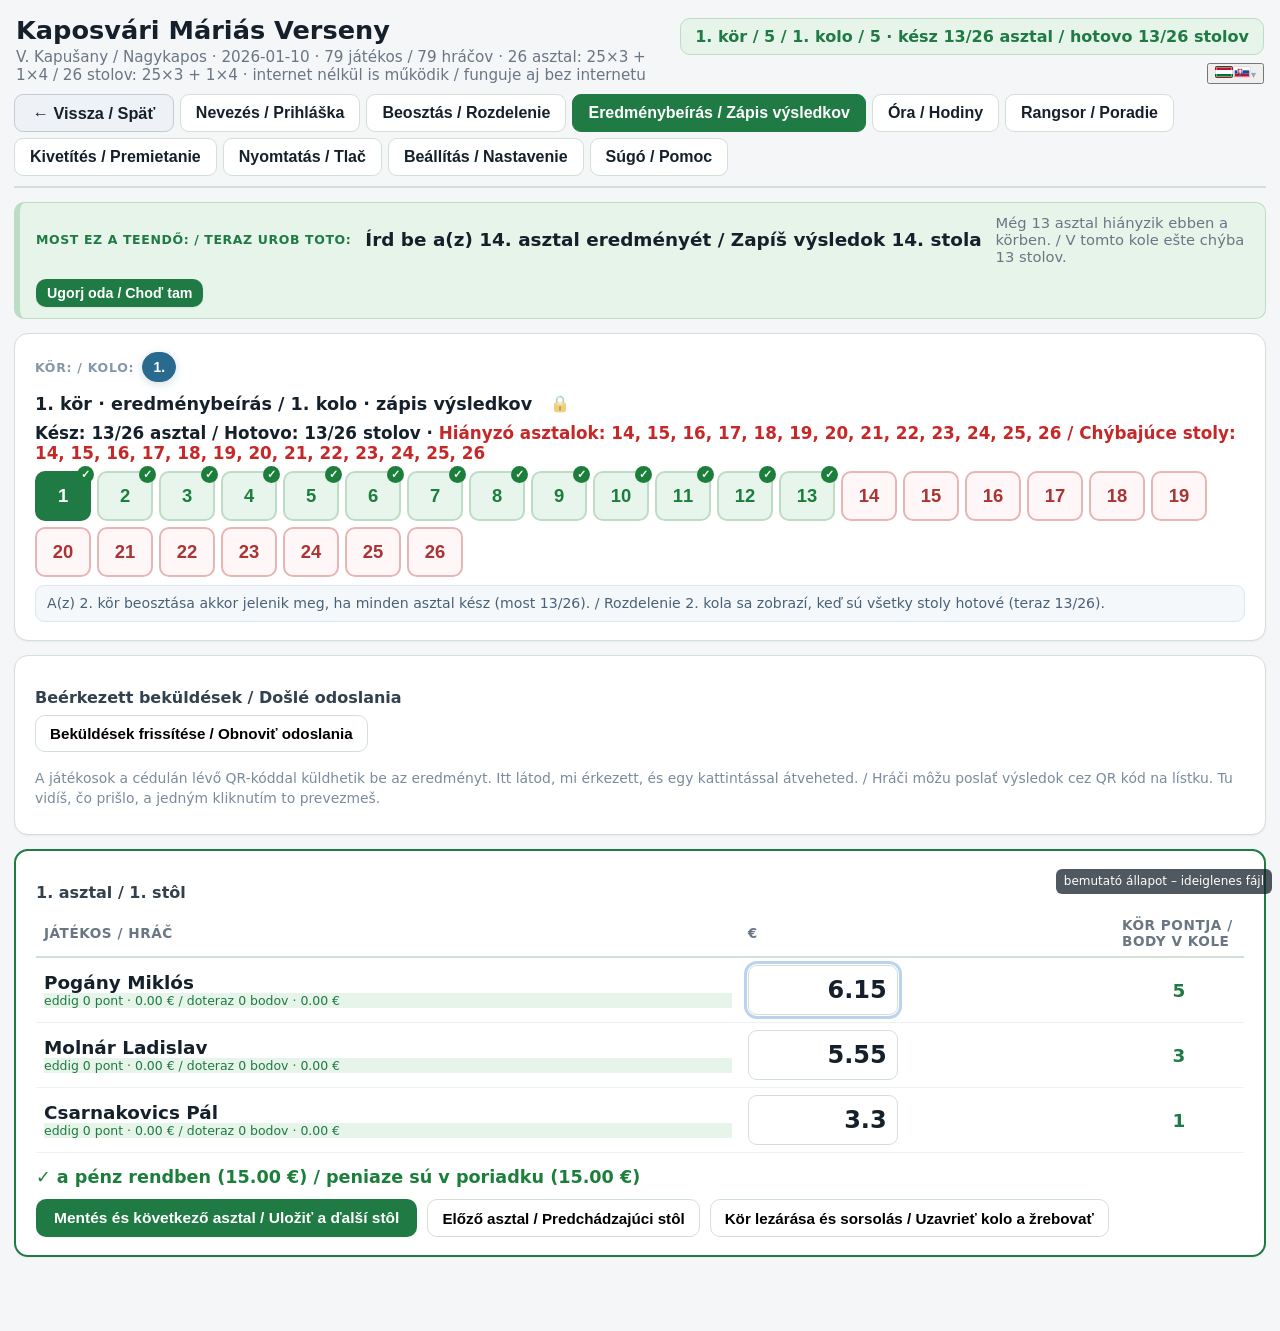
<file: verseny/_bemutato.html>
<!DOCTYPE html>
<html lang="hu">
<head>
<meta charset="utf-8">
<title>Verseny – bemutató (ideiglenes)</title>
<link rel="stylesheet" href="verseny.css">
<style>
  body{margin:0;padding:0;background:#f4f6f8}
  .democsik{position:fixed;bottom:6px;right:8px;z-index:99;background:#16202b;color:#fff;
    font:12px/1.4 system-ui;padding:4px 8px;border-radius:6px;opacity:.75}
</style>
</head>
<body>
  <div class="democsik">bemutató állapot – ideiglenes fájl</div>
  <div id="teljes"><div id="nezet">…</div></div>
  <div id="nyomtat-terulet"></div>
<script src="roster.js">
  /* NYOMTATAS_BLOKK – a nyomtatási nézet megjelenítése a képernyőn, ellenőrzéshez */
  if (location.search.indexOf('print') >= 0) {
    var st = document.createElement('style');
    st.textContent = '#teljes{display:none!important}#nyomtat-terulet{display:block!important;background:#fff}' +
      'body{background:#fff;width:281mm;margin:0 auto}' +
      '#nyomtat-terulet{margin:8mm}';
    document.head.appendChild(st);
  }
</script>
<script src="nyelv.js"></script>
<script src="verseny.js"></script>
<script src="felulet.js"></script>
<script>
/* Csak a felület megnézéséhez: valósághű versenyállapot építése.
   A cím: _bemutato2.html#/nezet|nyelv   pl. #/sugo|sk */
document.addEventListener('DOMContentLoaded', function () {
  var V = window.VERSENY, M = V.Motor;
  var nyers = (location.hash || '#/beiras|mind').replace(/^#\/?/, '');
  var reszek = nyers.split('|');
  var nezet = reszek[0] || 'beiras';
  var nyelv = reszek[1] || 'mind';
  var bekuldMod = nezet.indexOf('bekuld') === 0;
  /* a 3. és további részek: nyelv (hu/sk/mind) vagy jelző (keso, orafut) */
  var MODOK = ['hu', 'sk', 'mind'], kivetitesNyelv = nyelv, jelzo = '';
  reszek.slice(2).forEach(function (x) {
    if (MODOK.indexOf(x) >= 0) kivetitesNyelv = x; else if (x) jelzo = x;
  });
  var kesoMod = jelzo === 'keso';
  var oraFut = jelzo === 'orafut' || jelzo === 'oravilagos';
  var oraVilagos = jelzo === 'oravilagos';
  var kezdoMod = jelzo === 'kezdo';
  var lezarvaMod = jelzo === 'lezarva';

  var a = V.ujAllapot();
  a.beall.nev = 'Kaposvári Máriás Verseny';
  a.beall.hely = 'V. Kapušany / Nagykapos';
  a.beall.datum = '2026-01-10';
  a.beall.sorsolasSeed = 20260110;
  a.beall.nyelv = nyelv;
  a.beall.nyelvKivetites = kivetitesNyelv;
  a.beall.webcim = 'https://mub.sk/verseny/verseny.html';
  a.esemenyId = 'k7m2p9qz';

  (window.TORZSLISTA || []).slice(0, 60).forEach(function (s) {
    if (!s[2]) return;
    a.jatekosok.push({ id: s[0], nev: s[2], kartyakod: String(s[1]), kiemelt: s[0] <= 15, vendeg: false });
  });
  var vendegNevek = ['Gajdoš Viktor', 'Kovačová Slávka', 'Molnár Ladislav', 'Lešo Ján', 'Pahuly Vladimír',
    'Kulik František', 'Tóbiás Ferenc', 'Sinčak Marián', 'Bertók Károly', 'Majoros Barnabás',
    'Gamrat Jozef', 'Andrejco František', 'Seman Milan', 'Plucar Pavel', 'Dudaš Peter',
    'Polak Lukáš', 'Szabó Béla', 'Tóth Attila', 'Világi Bertalan'];
  var kov = 901;
  vendegNevek.forEach(function (n) { a.jatekosok.push({ id: kov++, nev: n, kartyakod: '', kiemelt: false, vendeg: true }); });

  var caps = M.asztalLetszamok(a.jatekosok.length, 3, 'vegen');
  if ((nezet !== 'nevezes' && nezet !== 'sugo') || kesoMod) {
    var e = M.sorsolElso(a.jatekosok, caps, a.beall.sorsolasSeed, true);
    a.korok.push({
      kor: 1, figyelmeztetes: e.figyelmeztetes,
      asztalok: e.szekek.map(function (sz, i) { return { asztal: i + 1, szekek: sz, eredmenyek: {} }; })
    });
    a.aktualisKor = 1;
    a.korok[0].asztalok.slice(0, 14).forEach(function (asz, i) {
      var penzek = [[6.15, 5.55, 3.3], [7.2, 5.1, 2.7], [5.1, 5.1, 4.8], [8.4, 4.5, 2.1]][i % 4];
      var ids = asz.szekek.filter(function (x) { return x !== null; });
      var vp = M.vartPenz(ids.length, a.beall);
      var ossz = penzek.slice(0, ids.length).reduce(function (x, y) { return x + y; }, 0);
      penzek[0] = Math.round((penzek[0] + (vp - ossz)) * 100) / 100;
      ids.forEach(function (id, j) { asz.eredmenyek[id] = { penz: penzek[j] }; });
    });
    if (nezet === 'beiras') a.korok[0].asztalok[13].eredmenyek = {};
  } else {
    a.jatekosok = a.jatekosok.slice(0, 8);
  }
  if (oraFut) {
    /* félidőben járó óra a bemutatóhoz */
    a.ora = { perc: 50, fut: true, vege: Date.now() + 42 * 60000 + 17000, maradek: null };
    a.beall.oraPerc = 50;
    a.beall.oraVilagos = oraVilagos;
  }
  if (kezdoMod) { a.beall.nev = ''; a.beall.hely = ''; a.beall.datum = ''; a.beall.kezdesKesz = false; }
  if (lezarvaMod) { a.beall.lezarva = true; a.beall.kezdesKesz = true; }
  V._beallit(a);
  V.indit();
  V._beallit(a);
  if (kesoMod) {
    /* későn érkező bemutatása: egy új játékos a sorsolás után */
    var ujId = 990;
    a.jatekosok.push({ id: ujId, nev: 'Későn Érkező János', kartyakod: '', kiemelt: false, vendeg: true });
    /* a második asztalból kiveszünk egy játékost, hogy legyen hova ülni */
    if (a.korok[0] && a.korok[0].asztalok[1]) a.korok[0].asztalok[1].szekek.pop();
    V._beallit(a);
    V._kesoBeallit(ujId);
    return;
  }
  if (bekuldMod) {
    var b = V._bekuldCimOlvas(location.hash);
    if (b) { V._beallit(Object.assign({}, a, { beall: a.beall })); V._beallit(a); V._nezetValt('beiras'); V._bekuldBeallit(b); }
  } else {
    V._nezetValt(nezet);
  }
});
</script>
</body>
</html>
</file>
<file: verseny/verseny.css>
:root{
    --zold:#1b7f3b; --piros:#c62828; --sarga:#f9a825; --kek:#1a4f8a;
    --hatter:#f4f6f8; --kartya:#ffffff; --vonal:#d5dbe2; --szoveg:#16202b; --halvany:#6b7684;
  }
  *{box-sizing:border-box}
  html,body{margin:0;padding:0;background:var(--hatter);color:var(--szoveg);
    font-family:system-ui,-apple-system,"Segoe UI",Roboto,Arial,sans-serif;font-size:16px}
  #teljes{max-width:1400px;margin:0 auto;padding:10px 14px 60px}
  #teljes.kivetes{max-width:none;padding:0}

  /* ---- fejléc ---- */
  .fej{display:flex;justify-content:space-between;align-items:flex-end;gap:16px;padding:6px 2px 10px}
  .cim{font-size:1.6rem;font-weight:800;line-height:1.15}
  .alcim{color:var(--halvany);font-size:.95rem;margin-top:3px}
  .korjelzo{background:#e8f0fb;border:1px solid #bcd3ee;color:var(--kek);border-radius:10px;
    padding:8px 14px;font-weight:700;white-space:nowrap}
  .nav{display:flex;flex-wrap:wrap;gap:6px;margin-bottom:14px;border-bottom:2px solid var(--vonal);padding-bottom:10px}
  .nav-gomb{background:#fff;border:1px solid var(--vonal);border-radius:9px;padding:9px 15px;
    font-size:1rem;font-weight:600;cursor:pointer;color:var(--szoveg)}
  .nav-gomb:hover{background:#eef2f6}
  .nav-gomb.aktiv{background:var(--kek);color:#fff;border-color:var(--kek)}

  /* ---- kártyablokkok ---- */
  .kartya-blokk{background:var(--kartya);border:1px solid var(--vonal);border-radius:12px;
    padding:16px 18px;margin-bottom:14px;box-shadow:0 1px 2px rgba(20,30,40,.05)}
  .kartya-blokk h2{margin:0 0 10px;font-size:1.25rem}
  .kartya-blokk h3{margin:14px 0 8px;font-size:1.05rem;color:#33414f}
  .sugo{color:var(--halvany);font-size:.92rem;margin:0 0 12px;line-height:1.5}
  .sugo b{color:var(--szoveg)}
  .figyelem{color:#8a5a00;background:#fff6e0;border:1px solid #f0d9a0;border-radius:8px;padding:9px 12px;font-weight:600}
  .ok-jel{color:var(--zold);font-weight:700}
  .hiba-jel{color:var(--piros);font-weight:700}
  .semleges-jel{color:var(--halvany);font-weight:600}

  .uzenet{padding:10px 14px;border-radius:9px;margin-bottom:12px;font-weight:600;border:1px solid}
  .uzenet.ok{background:#e7f6ec;border-color:#a9dcbb;color:#14572c}
  .uzenet.hiba{background:#fdeaea;border-color:#f0b4b4;color:#8d1f1f}
  .uzenet.info{background:#e8f0fb;border-color:#bcd3ee;color:var(--kek)}

  /* ---- űrlapok ---- */
  .nevezes-sor{display:flex;flex-wrap:wrap;gap:10px;align-items:center}
  input,select{font-family:inherit;font-size:1rem;padding:10px 12px;border:1px solid var(--vonal);
    border-radius:9px;background:#fff;color:var(--szoveg)}
  input:focus,select:focus{outline:3px solid #bcd3ee;outline-offset:1px}
  .nagy-input{font-size:1.5rem;font-weight:700;padding:14px 16px;width:280px;letter-spacing:.03em}
  .kozepes-input{width:280px}
  .mini-input{width:90px}
  input.mini{padding:5px 7px;font-size:.9rem;width:110px}
  input.kod-input{width:64px;text-align:center;font-weight:700}
  .fo-gomb{background:var(--zold);color:#fff;border:none;border-radius:10px;padding:13px 22px;
    font-size:1.05rem;font-weight:700;cursor:pointer}
  .fo-gomb:hover{filter:brightness(1.07)}
  .fo-gomb:disabled{background:#c3cbd4;cursor:not-allowed}
  .masod-gomb{background:#fff;border:1px solid var(--vonal);border-radius:10px;padding:11px 16px;
    font-size:.98rem;font-weight:600;cursor:pointer}
  .masod-gomb:hover{background:#eef2f6}
  .masod-gomb.kicsi{padding:6px 10px;font-size:.86rem;margin:2px}
  .ikon-gomb{background:none;border:1px solid var(--vonal);border-radius:7px;cursor:pointer;
    font-size:1rem;padding:4px 9px;line-height:1}
  .ikon-gomb.kiemelt{background:#fff3cd;border-color:var(--sarga)}
  .ikon-gomb.veszely{color:var(--piros)}
  .urlap{display:flex;flex-wrap:wrap;gap:14px}
  .urlap label{display:flex;flex-direction:column;gap:5px;font-size:.88rem;color:var(--halvany);font-weight:600}
  label.kapcsolo{display:flex;align-items:center;gap:7px;font-weight:600;color:var(--szoveg);cursor:pointer}
  label.kapcsolo input{width:20px;height:20px;padding:0}
  .nevezes-sor label{display:flex;align-items:center;gap:7px;font-weight:600;color:var(--halvany)}
  .nevezes-sor label select,.nevezes-sor label input{color:var(--szoveg)}

  .statisztika-sor{display:flex;flex-wrap:wrap;gap:18px;align-items:center;margin-top:14px;
    padding-top:12px;border-top:1px dashed var(--vonal);color:var(--halvany)}
  .statisztika-sor b{color:var(--szoveg);font-size:1.1rem}

  /* ---- táblázatok ---- */
  table.tabla{width:100%;border-collapse:collapse}
  table.tabla th{text-align:left;font-size:.85rem;text-transform:uppercase;letter-spacing:.04em;
    color:var(--halvany);border-bottom:2px solid var(--vonal);padding:7px 8px}
  table.tabla td{padding:7px 8px;border-bottom:1px solid #eef1f4;vertical-align:middle}
  table.tabla td.szam,table.tabla th.szam{text-align:right;font-variant-numeric:tabular-nums}
  td.szam.nagy{font-size:1.25rem;font-weight:800}
  .kesz-sor{background:#f2fbf5}
  .kiemelt-sor{background:#fffdf3}
  .cimke{background:#e8f0fb;color:var(--kek);border-radius:5px;padding:1px 6px;font-size:.72rem;
    font-weight:700;text-transform:uppercase;vertical-align:middle}
  .cimke.vendeg{background:#fdeaea;color:var(--piros)}
  .dontetlen{color:var(--halvany);font-size:.8rem;margin-left:8px;font-style:italic}
  .halvany{color:var(--halvany)}

  /* ---- asztalválasztó (a "lekérdező ablak") ---- */
  .asztal-gombok{display:flex;flex-wrap:wrap;gap:6px;margin:6px 0 4px}
  .asztal-gomb{min-width:56px;padding:12px 8px;border:2px solid var(--vonal);border-radius:10px;
    background:#fff;font-size:1.15rem;font-weight:800;cursor:pointer;color:var(--szoveg);position:relative}
  .asztal-gomb:hover{background:#eef2f6}
  .asztal-gomb.kesz{background:#e7f6ec;border-color:#a9dcbb;color:#14572c}
  .asztal-gomb.aktiv{border-color:var(--kek);background:var(--kek);color:#fff}
  .asztal-gomb .pip{position:absolute;top:-7px;right:-5px;background:var(--zold);color:#fff;
    border-radius:50%;font-size:.7rem;width:17px;height:17px;line-height:17px;text-align:center}

  .beiras-blokk{border:2px solid var(--kek)}
  table.beiras td{font-size:1.15rem}
  .nev-cell{font-weight:700}
  .elozo{display:block;font-weight:400;font-size:.78rem;color:var(--halvany)}
  .penz-input{font-size:1.5rem;font-weight:800;width:150px;text-align:right;padding:10px}
  .pont-cell{text-align:center;font-size:1.5rem;width:130px}
  .pont-cell b{color:var(--kek)}
  .pont-input{width:70px;text-align:center;font-size:1.1rem}
  .beiras-lab{margin:14px 0 4px;font-size:1.1rem}
  .beiras-gombok{display:flex;flex-wrap:wrap;gap:10px;margin-top:12px}

  .kor-gombok{display:flex;gap:6px;flex-wrap:wrap;margin-bottom:10px}
  .kor-gomb{padding:9px 15px;border:1px solid var(--vonal);background:#fff;border-radius:9px;
    font-weight:700;cursor:pointer}
  .kor-gomb.kesz{background:#e7f6ec;border-color:#a9dcbb}
  .kor-gomb.aktiv{background:var(--kek);color:#fff;border-color:var(--kek)}

  /* ---- döntetlen sorrend ---- */
  .tiebreak{display:flex;flex-wrap:wrap;gap:6px;align-items:center;margin-bottom:10px}
  .tiebreak-elem{background:#eef2f6;border:1px solid var(--vonal);border-radius:9px;padding:6px 10px;font-weight:600}
  .tiebreak-hozzaad{margin-top:6px}

  /* ---- kivetítés ---- */
  .vetites{padding:18px 26px}
  .vetites h1{font-size:2.6rem;margin:0 0 18px}
  .vetites-valto{display:flex;gap:8px;padding:14px 26px 0}
  .vet-racs{display:grid;grid-template-columns:repeat(auto-fill,minmax(280px,1fr));gap:14px}
  .vet-kartya{border:3px solid #16202b;border-radius:14px;padding:12px 16px;background:#fff}
  .vet-aszta{font-size:2.4rem;font-weight:900;line-height:1;margin-bottom:6px}
  .vet-kartya ul{margin:0;padding-left:22px}
  .vet-kartya li{font-size:1.5rem;line-height:1.5}
  .vet-tabla td{font-size:1.4rem;padding:5px 10px}
  .vet-nev{font-weight:700}

  /* ---- nyomtatás: A4 fektetve, laponként 8 cédula ---- */
  #nyomtat-terulet{display:none}
  .cedulak{display:grid;grid-template-columns:repeat(var(--cedula-oszlop,2),1fr);gap:3.5mm}
  .cedula{border:1.6px solid #000;border-radius:3mm;padding:1.6mm 2.4mm;background:#fff;
    break-inside:avoid;page-break-inside:avoid;height:var(--cedula-magassag,45mm);box-sizing:border-box;
    display:flex;flex-direction:column;overflow:hidden}
  .c-fej,.c-aszta,.c-qr-sor{flex:0 0 auto}
  /* A táblázat NEM nőhet: a sorok fix magasságúak, így a tartalom biztosan
     befér a cédula keretébe (három játékosnál 9 mm, négyes asztalnál 7 mm). */
  table.c-tabla{flex:0 0 auto;width:100%;table-layout:fixed}
  table.c-tabla td{height:9mm;padding:0 1mm;vertical-align:middle}
  .cedula-negy table.c-tabla td{height:7mm}
  .cedula-negy .c-nev{font-size:11pt}
  .cedula-negy .c-szam{font-size:9.5pt}
  .c-fej{display:flex;justify-content:space-between;font-size:8.5pt;font-weight:700;line-height:1.05}
  .c-aszta{font-size:12pt;font-weight:900;line-height:1.02;margin:0.2mm 0 0.7mm;border-bottom:1.2px solid #000;
    padding-bottom:0.3mm}
  table.c-tabla{width:100%;border-collapse:collapse;font-size:11pt;flex:0 0 auto}
  table.c-tabla th{border-bottom:1.2px solid #000;text-align:left;font-size:7.5pt;
    text-transform:uppercase;padding:0 1mm 0.4mm;font-weight:700}
  table.c-tabla td{padding:0 1mm;height:9mm;vertical-align:middle}
  table.c-tabla tr+tr td{border-top:1px solid #bbb}
  .c-nev{font-weight:700;font-size:11.5pt}
  .c-szam{width:9mm;color:#444;font-size:10pt}
  /* a beírható négyzetek: ide írják a pontot és az összeget */
  .c-ir{width:16mm;border:1.4px solid #000!important;border-radius:1.5mm;background:#fff}
  table.c-tabla thead th:nth-child(3),table.c-tabla thead th:nth-child(4){text-align:center}
  .c-qr-sor{text-align:right;margin-top:0.8mm}
  .c-qr-sor .qr{width:14mm;height:14mm}

  @media print{
    @page{size:A4 landscape;margin:8mm}
    html,body{background:#fff}
    #teljes{display:none!important}
    #nyomtat-terulet{display:block!important}
    #nyomtat-terulet .cedulak{padding:0}
  /* a nyomtatott lapra ne kerüljön verziószám, teszt-jelző, gomb */
  #app-verzio,.teszt-jelzo,.lakat-gomb,.vissza-gomb,.ora-vissza,.ujra-sav{display:none!important}
  }
  @media (max-width:900px){
    .nagy-input,.kozepes-input{width:100%}
  }

  /* ---- nyelvváltó ---- */
  .fej-jobb{display:flex;flex-direction:column;align-items:flex-end;gap:8px}
  .nyelv-valto{display:flex;border:1px solid var(--vonal);border-radius:9px;overflow:hidden;background:#fff}
  .nyelv-gomb{background:#fff;border:none;padding:6px 11px;font-weight:700;font-size:.85rem;cursor:pointer;color:var(--halvany)}
  .nyelv-gomb:hover{background:#eef2f6}
  .nyelv-gomb.aktiv{background:var(--kek);color:#fff}
  .sk-sor{display:block;font-size:.9em;color:var(--halvany);font-style:italic;margin-top:3px}

  /* ---- következő lépés ---- */
  .lepes-sav{display:flex;flex-wrap:wrap;align-items:center;gap:14px;background:#e8f0fb;
    border:1px solid #bcd3ee;border-left:6px solid var(--kek);border-radius:10px;padding:11px 16px;margin-bottom:14px}
  .lepes-felirat{color:var(--kek);font-weight:700;text-transform:uppercase;font-size:.78rem;letter-spacing:.05em}
  .lepes-cim{font-size:1.15rem}
  .lepes-sugo{color:var(--halvany);font-size:.92rem;flex:1 1 240px}
  .fo-gomb.kicsi{padding:9px 16px;font-size:.95rem}

  /* ---- súgó ---- */
  .sugo-racs{display:grid;grid-template-columns:repeat(auto-fill,minmax(320px,1fr));gap:14px}
  .sugo-lepes{background:#f8fafc;border:1px solid var(--vonal);border-radius:10px;padding:12px 14px}
  .sugo-lepes h3{margin:0 0 6px;font-size:1rem;color:var(--kek)}
  .sugo-lepes p{margin:0;color:var(--szoveg);font-size:.95rem;line-height:1.5}

  /* ---- átadás a weblapnak ---- */
  .weblap-szoveg{width:100%;font-family:ui-monospace,Consolas,monospace;font-size:.85rem;
    line-height:1.45;white-space:pre;overflow:auto;background:#f8fafc}

  .cimke.kilepett{background:#f0f0f0;color:#666}

  /* ---- QR-kód ---- */
  .qr{display:block;image-rendering:pixelated}
  .bekuld-qr{display:flex;gap:14px;align-items:center;margin-top:12px;padding-top:12px;border-top:1px dashed var(--vonal)}
  .bekuld-qr-szoveg{color:var(--halvany);font-size:.9rem;line-height:1.5}
  .c-qr{float:right;margin-left:8px}
  .c-qr .qr{width:64px;height:64px}

  /* ---- a játékos beküldő oldala (telefonon) ---- */
  .bekuldo{max-width:640px;margin:0 auto;padding:18px 14px 40px}
  .bekuldo h1{font-size:1.7rem;margin:0 0 8px}
  .bekuldo p{color:var(--halvany);line-height:1.5}
  .bekuld-tabla td{font-size:1.2rem}
  .bekuld-nev{font-weight:700}
  .bekuld-tabla .penz-input{width:130px}
  .bekuld-lab{font-size:1.1rem;font-weight:700;margin:14px 0}
  .nagy-gomb{width:100%;padding:18px;font-size:1.3rem}
  .bekuld-lablec{font-size:.85rem;color:var(--halvany);margin-top:12px}
  .bekuldo-kesz{text-align:center}
  .nagy-pipa{font-size:5rem;color:var(--zold);line-height:1}
  .bekuld-osszeg{margin:18px 0;text-align:left}
  .bekuld-sor{display:flex;justify-content:space-between;padding:7px 0;border-bottom:1px solid #eef1f4}
  label.szeles{flex:1 1 320px}
  label.szeles input{width:100%}

  /* ---- későn érkező ---- */
  .keso-blokk{border:2px solid var(--sarga);background:#fffdf3}
  .keso-blokk h3{margin-top:0;color:#8a5a00}

  /* ---- kivetítés: pontok a nevek mellett ---- */
  .vet-kartya li{display:flex;align-items:baseline;gap:10px;flex-wrap:wrap}
  .vet-nev{flex:1 1 auto;font-weight:700}
  .vet-pont{font-weight:900;color:var(--kek)}
  .vet-penz{color:var(--halvany);font-size:.85em}

  /* ---- vissza gomb ---- */
  .vissza-gomb{background:#eef2f6;border-color:#c3cbd4}

  /* ---- nagy számláló a nevezésnél ---- */
  .szamlalo{display:flex;flex-wrap:wrap;gap:16px;align-items:center;margin:4px 0 16px}
  .szam-doboz{background:#e8f0fb;border:1px solid #bcd3ee;border-radius:14px;padding:10px 26px;text-align:center;min-width:150px}
  .szam-doboz b{display:block;font-size:2.6rem;line-height:1.05;color:var(--kek);font-variant-numeric:tabular-nums}
  .szam-doboz span{font-size:.85rem;color:var(--halvany);font-weight:600}
  .szam-reszlet{font-size:1.05rem;font-weight:700;color:var(--szoveg)}
  .szam-reszlet br+*{font-weight:400;color:var(--halvany)}

  /* ---- visszaszámláló óra (kivetítőre is) ---- */
  .ora{display:flex;flex-direction:column;align-items:center;justify-content:center;min-height:100vh;
    padding:20px;box-sizing:border-box;background:#0f1720;color:#fff;position:relative;text-align:center}
  .ora-vissza{position:absolute;top:14px;left:16px}
  .ora-fej{display:flex;gap:24px;align-items:baseline;flex-wrap:wrap;justify-content:center;margin-bottom:4px}
  .ora-kor{font-size:clamp(1.3rem,3vw,2.8rem);font-weight:800;color:#7fb0e0}
  .ora-cim{font-size:clamp(.85rem,1.6vw,1.5rem);color:#93a4b5;text-transform:uppercase;letter-spacing:.12em}
  .ora-szam{font-size:clamp(5rem,24vw,24rem);line-height:.95;font-weight:900;
    font-variant-numeric:tabular-nums;letter-spacing:.02em;margin:2px 0}
  .ora-vege{font-size:clamp(1.1rem,2.8vw,2.8rem);font-weight:700;color:#7fb0e0}
  .ora-lejart .ora-szam{color:#ff5252;animation:pulzal 1s infinite}
  .ora-lejart .ora-vege{color:#ffb3b3}
  @keyframes pulzal{0%,100%{opacity:1}50%{opacity:.3}}
  .ora-vezerlok{display:flex;flex-wrap:wrap;gap:12px;align-items:center;justify-content:center;margin-top:28px}
  .ora-vezerlok label{color:#c8d3de;display:flex;align-items:center;gap:8px}
  .ora-vezerlok input{background:#1b2734;border-color:#33465a;color:#fff}
  .nagy-gomb-2{padding:14px 34px;font-size:1.15rem}
  .ora .sugo{color:#8d9aa8;max-width:900px;margin-top:14px}

  /* ---- névkereső a nevezésnél ---- */
  .kereso-sor{margin-top:12px}
  .kereso-lista{display:flex;flex-wrap:wrap;gap:8px;margin-top:10px}
  .kereso-elem{display:flex;gap:10px;align-items:center;background:#fff;border:1px solid var(--vonal);
    border-radius:10px;padding:9px 14px;cursor:pointer;font-size:1rem;color:var(--szoveg)}
  .kereso-elem:hover{background:#eef2f6}
  .kereso-elem b{color:var(--kek);min-width:2.4em;text-align:right;font-size:1.05rem}
  .kereso-elem span{color:var(--halvany);font-size:.85rem}
  .kereso-elem i{font-style:normal;font-weight:700;color:var(--zold)}
  .kereso-elem.mar{opacity:.55;cursor:default}
  .kereso-elem.mar i{color:var(--halvany)}

  /* ---- kivetítés: képernyőhöz igazodó, egyforma blokkok ---- */
  /* a felső gombsor 56 px, a többi a blokkoké */
  .vetites-valto{flex:0 0 auto;height:56px;box-sizing:border-box;padding:12px 26px 0}
  .vetites{display:flex;flex-direction:column;height:calc(100vh - 56px);padding:6px 16px 12px;
    box-sizing:border-box;overflow:hidden}
  .vetites h1{font-size:clamp(1rem,1.9vw,1.9rem);margin:0 0 8px;flex:0 0 auto;line-height:1.15}
  .vet-racs{display:grid;grid-template-columns:repeat(var(--oszlopok,5),minmax(0,1fr));
    grid-auto-rows:minmax(0,1fr);gap:8px;flex:1 1 auto;min-height:0}
  .vet-kartya{min-height:0;overflow:hidden;display:flex;flex-direction:column;justify-content:center;
    border:3px solid #16202b;border-radius:12px;padding:4px 9px;background:#fff}
  .vet-aszta{font-size:clamp(.75rem,1.3vw,1.3rem);font-weight:900;line-height:1.1;margin-bottom:1px}
  .vet-kartya ul{margin:0;padding-left:15px;overflow:hidden}
  .vet-kartya li{font-size:clamp(.6rem,.95vw,1.05rem);line-height:1.28;display:flex;
    justify-content:space-between;align-items:baseline;gap:6px}
  .vet-kartya .vet-nev{flex:1 1 auto;overflow:hidden;text-overflow:ellipsis;white-space:nowrap}
  .vet-pont{font-size:.95em;white-space:nowrap;flex:0 0 auto}
  .vet-penz{display:none}
  .vet-rangsor{overflow:auto}

  /* ---- két nyelvváltó (kezelő / kivetítés) ---- */
  .nyelv-valto{flex-direction:column;gap:5px;border:none;background:transparent;align-items:flex-end}
  .nyelv-sor{display:flex;align-items:center;gap:7px}
  .nyelv-sor>span{font-size:.68rem;color:var(--halvany);font-weight:700;text-transform:uppercase;letter-spacing:.04em}
  .nyelv-sor .nyelv-gomb{border:1px solid var(--vonal);border-right:none;border-radius:0;padding:5px 9px}
  .nyelv-sor .nyelv-gomb:first-of-type{border-radius:8px 0 0 8px}
  .nyelv-sor .nyelv-gomb:last-of-type{border-radius:0 8px 8px 0;border-right:1px solid var(--vonal)}

  /* ---- regisztráltak kivetítve ---- */
  .vet-db{font-size:.48em;font-weight:600;color:var(--halvany);margin-left:14px}
  .vet-rangsor .vet-tabla td{font-size:clamp(.85rem,1.5vw,1.6rem);padding:4px 10px}
  .vet-rangsor .vet-tabla{max-width:1500px;margin:0 auto}

  /* ---- vissza gomb a fejléc nélküli nézeteken is ---- */
  .nyomtat-vissza{margin:0 0 10px;display:inline-block}
  .kartya-blokk>.vissza-gomb:not(.nyomtat-vissza){float:right;margin-left:10px}

  /* ---- beépített megerősítés (nem böngésző-ablak) ---- */
  .megerosites{display:inline-flex;align-items:center;gap:8px;flex-wrap:wrap;
    background:#fff6e0;border:1px solid #f0d9a0;border-radius:9px;padding:5px 10px}
  .megerosites-kerdes{font-weight:700;color:#8a5a00}
  /* ---- nevezési lista ---- */
  table.nevezett-tabla td{padding:5px 6px}
  .nev-input{width:100%;min-width:150px;padding:6px 8px;font-size:1rem;font-weight:600}
  table.nevezett-tabla td:last-child{white-space:nowrap}
  table.nevezett-tabla .ikon-gomb,table.nevezett-tabla .masod-gomb{margin-left:4px}

  /* a pénz is látszódjon a kivetítésen (a korábbi elrejtés felülírása) */
  .vet-kartya .vet-penz{display:inline-block;color:var(--halvany);font-size:.9em;
    min-width:4.4em;text-align:right;font-weight:600}

  /* a sor ne törjön két sorba: a név rövidül, a pont és a pénz mindig látszik */
  .vet-kartya li{flex-wrap:nowrap}
  .vet-kartya .vet-nev{min-width:0;flex:1 1 auto}
  .vet-kartya .vet-pont,.vet-kartya .vet-penz{flex:0 0 auto}

  /* ---- kivetítés: szabványos kártyaméret, helyezés az asztalon belül ---- */
  .vet-racs{max-width:calc(var(--oszlopok,5) * 430px);margin:0 auto;width:100%;
    grid-auto-rows:clamp(96px,12.5vh,175px);align-content:start;justify-content:center}
  .vet-kartya{padding:6px 12px}
  .vet-kartya li{font-size:clamp(.85rem,1.15vw,1.3rem);line-height:1.45;gap:8px;
    border-radius:7px;padding:0 5px}
  .vet-sorszam{font-weight:900;color:var(--kek);min-width:1.5em;flex:0 0 auto}
  .vet-pont{font-weight:900;color:var(--kek)}
  .vet-penz{display:inline-block;color:var(--halvany);font-size:.9em;min-width:4.4em;
    text-align:right;font-weight:600;flex:0 0 auto}
  .vet-hely-1{background:#fff7d6}
  .vet-hely-2{background:#f2f5f8}
  .vet-hely-3{background:#fbf0e4}
  .vet-hely-4{background:#f4f7f2}
  .vet-hely-1 .vet-sorszam{color:#b8860b}
  .vet-hely-2 .vet-sorszam{color:#6b7a88}
  .vet-hely-3 .vet-sorszam{color:#a2601f}

  /* ---- óra világos (inverz) színnel ---- */
  .ora-vilagos{background:#f2f5f8;color:#16202b}
  .ora-vilagos .ora-kor{color:#1a5fa8}
  .ora-vilagos .ora-cim{color:#68788a}
  .ora-vilagos .ora-vege{color:#1a5fa8}
  .ora-vilagos.ora-lejart .ora-szam,.ora-vilagos .ora-lejart .ora-szam{color:#c62828}
  .ora-vilagos .ora-vezerlok label{color:#3b4a5a}
  .ora-vilagos .ora-vezerlok input{background:#fff;border-color:#c3d0dc;color:#16202b}
  .ora-vilagos .sugo{color:#68788a}

  /* ---- kivetítés: rovatfeliratok felül, teljes névvel ---- */
  .vet-kartya .vet-tabla{width:100%}
  .vet-fejlec-li{font-size:.72em;text-transform:uppercase;letter-spacing:.04em;
    color:var(--halvany);font-weight:700;border-bottom:1px solid var(--vonal);
    border-radius:0;padding-bottom:1px;margin-bottom:2px}
  .vet-fejlec-li .vet-pont,.vet-fejlec-li .vet-penz{color:var(--halvany);font-size:1em;font-weight:700}
  .vet-kartya .vet-pont{min-width:2.4em;text-align:right}
  .vet-kartya .vet-penz{min-width:3.4em;text-align:right}
  .vet-kartya .vet-sorszam{min-width:1.5em}
  .vet-kartya li{gap:6px}
  .vet-kartya .vet-nev{white-space:nowrap;overflow:hidden;text-overflow:ellipsis}
  .vet-kartya .vet-nev-kicsi{font-size:.84em;letter-spacing:-.01em}
  /* a név nem rövidül le: ha hosszú, két sorba törik */
  .vet-kartya .vet-nev{white-space:normal;overflow:hidden;text-overflow:clip;
    line-height:1.12;flex:1 1 auto;min-width:0}
  .vet-kartya li{line-height:1.18}
  .vet-racs{grid-auto-rows:clamp(104px,13.5vh,190px)}

  /* végső: a kivetítés sorai – teljes nevek, automatikusan méretezett betűvel.
     A --vet-meret értékét a program állítja be, hogy minden kiférjen egyszerre. */
  .vet-racs{--vet-meret:1}
  .vet-kartya .vet-nev{white-space:normal;overflow:hidden;text-overflow:clip;
    flex:1 1 auto;min-width:0;font-size:calc(clamp(.8rem,1.05vw,1.22rem) * var(--vet-meret,1))}
  .vet-kartya .vet-nev-kicsi{font-size:calc(clamp(.7rem,.92vw,1.05rem) * var(--vet-meret,1));letter-spacing:-.01em}
  .vet-kartya li{gap:5px;font-size:calc(clamp(.8rem,1.05vw,1.22rem) * var(--vet-meret,1))}
  .vet-kartya .vet-aszta{font-size:calc(clamp(.76rem,1.35vw,1.35rem) * var(--vet-meret,1))}
  .vet-fejlec-li{font-size:calc(clamp(.52rem,.72vw,.95rem) * var(--vet-meret,1))}
  .vet-kartya .vet-pont,.vet-kartya .vet-penz{font-size:calc(clamp(.7rem,.95vw,1.1rem) * var(--vet-meret,1))}
  .vet-kartya .vet-pont{min-width:2.2em}
  .vet-kartya .vet-penz{min-width:3.2em}
  .vet-fejlec-li .vet-pont,.vet-fejlec-li .vet-penz{min-width:2.2em}
  .vet-fejlec-li .vet-penz{min-width:3.2em}

  /* végső szélességek: a számok keskenyek, a névé a hely */
  .vet-kartya{padding:5px 9px}
  .vet-kartya li{gap:4px}
  .vet-kartya .vet-sorszam{min-width:1.25em;font-size:.92em}
  .vet-kartya .vet-pont{min-width:1.6em;font-size:.95em}
  .vet-kartya .vet-penz{min-width:2.9em;font-size:.9em}
  .vet-fejlec-li{font-size:.68em;letter-spacing:.02em}
  .vet-fejlec-li .vet-pont,.vet-fejlec-li .vet-penz{min-width:1.6em}
  .vet-fejlec-li .vet-penz{min-width:2.9em}

  /* ---- kivetítés: a sorok magassága a sorok számához igazodik ---- */
  .vet-racs{grid-auto-rows:min(190px, calc((100vh - 120px) / var(--sorok, 6)));
    max-width:calc(var(--oszlopok,5) * 430px)}
  .vet-fejlec-li .rovid,.vet-tabla th.rovid{font-size:.62em}
  /* ---- halvány gombok a nevezési listában ---- */
  .halvany-gomb{background:#f2f5f8;border:1px solid var(--vonal);color:#7b8794;
    font-size:.76rem;padding:3px 8px;border-radius:7px;cursor:pointer;margin-left:4px}
  .halvany-gomb:hover{background:#e8eef5;color:var(--szoveg)}
  .torles-gomb{background:none;border:none;color:#c05a5a;font-size:.76rem;
    padding:3px 6px;cursor:pointer;text-decoration:underline;margin-left:2px}
  .torles-gomb:hover{color:#8f2f2f}

  /* ---- színtéma: magyar és vegyes nyelven zöldes, szlovákul marad a kék ---- */
  body.tema-zold{
    --kek:#1f7a44;
    --hatter:#f2f7f2;
    --vonal:#d3e0d6;
  }
  body.tema-zold .korjelzo{background:#e6f4ea;border-color:#bcdcc6;color:#1f7a44}
  body.tema-zold .lepes-sav{background:#e6f4ea;border-color:#bcdcc6}
  body.tema-zold .fo-gomb{background:#1f7a44}
  body.tema-zold .fo-gomb:hover{background:#186336}
  body.tema-zold .nav-gomb.aktiv{background:#1f7a44;border-color:#1f7a44}
  body.tema-zold .kor-gomb.aktiv{background:#1f7a44;border-color:#1f7a44}
  body.tema-zold .asztal-gomb.aktiv{background:#1f7a44;border-color:#1f7a44}
  body.tema-zold .szam-doboz{background:#e6f4ea;border-color:#bcdcc6}
  body.tema-zold .szam-doboz b{color:#1f7a44}
  body.tema-zold .vet-sorszam,body.tema-zold .vet-pont{color:#1f7a44}
  body.tema-zold .vet-hely-1 .vet-sorszam{color:#8a6d1b}
  body.tema-zold .elozo,body.tema-zold .cimke{background:#e6f4ea;color:#1f7a44}
  body.tema-zold .kereso-elem b{color:#1f7a44}

  /* ---- kivetítés: minden sor és betű a rendelkezésre álló magassághoz igazodik ---- */
  /* ---- kivetítés: az EGÉSZ mezőny egyszerre, olvashatóan, teljes nevekkel ----
     A sorok magassága pontosan a rendelkezésre álló helyből jön (menü + cím +
     hézagok levonása után), a betűméretet pedig a program méretezi (--vet-meret),
     amíg minden kártya tartalma el nem fér. Így bármilyen felbontáson és
     képarányon kifér a teljes névsor, görgetés nélkül. */
  .vetites{padding:6px 14px 10px;height:calc(100vh - 52px);overflow:hidden}
  .vetites h1{font-size:clamp(.95rem,1.7vw,1.6rem);margin:0 0 5px}
  .vet-racs{gap:10px;
    --sormagassag:calc((100vh - 132px - (var(--sorok, 6) - 1) * 10px) / var(--sorok, 6));
    grid-auto-rows:max(60px, var(--sormagassag))}
  .vet-kartya{padding:4px 9px;justify-content:flex-start}
  .vet-kartya ul{display:flex;flex-direction:column;flex:1 1 auto;min-height:0;gap:0}
  .vet-kartya li{flex:1 1 0;min-height:0;overflow:hidden;align-items:center}
  .vet-kartya li{line-height:1.1;
    font-size:calc(clamp(.58rem, min(1.05vw, calc(var(--sormagassag) / 10)), 1.2rem) * var(--vet-meret, 1))}
  .vet-fejlec-li{font-size:calc(clamp(.5rem, min(.72vw, calc(var(--sormagassag) / 13)), .95rem) * var(--vet-meret, 1))}
  .vet-kartya .vet-aszta{font-size:calc(clamp(.7rem, min(1.35vw, calc(var(--sormagassag) / 6)), 1.3rem) * var(--vet-meret, 1));
    margin-bottom:1px}

  /* ---- gépelés közbeni kód-visszajelzés ---- */
  .kod-visszajelzes{min-height:1.5rem;font-weight:700;font-size:1.05rem;margin:2px 0 2px}
  .kv-jo{color:var(--zold)}
  .kv-hiba{color:#b06a00}
  .kezdo-kartya{border:2px solid var(--zold);background:#f6fbf6}
  .kezdo-kartya h2{color:var(--zold)}
  .urlap label{display:flex;flex-direction:column;gap:4px;font-weight:600;color:var(--halvany);font-size:.9rem}
  .elso-hely{margin-left:8px;font-size:.82rem;color:var(--halvany);font-weight:600}
  .rangsor td.ossz,.vet-tabla td.ossz{font-weight:900}
  .rangsor th.ossz-fej{background:#eef3f8}
  .c-col-id{width:9mm}
  .c-col-ir{width:18mm}
  .folytatas{font-size:1rem}

  /* ---- weblapi jelentkezők ---- */
  .weblap-kartya{border:2px solid #bcd3ee;background:#f7fbff}
  .weblap-lista{display:flex;flex-wrap:wrap;gap:6px;margin-top:8px}
  .weblap-elem{background:#fff;border:1px solid var(--vonal);border-radius:8px;padding:3px 9px;font-size:.92rem;color:var(--halvany)}
  .weblap-elem.megvan{background:#e8f5ec;border-color:#bcdcc6;color:var(--zold);font-weight:700}

  /* ---- helyszín-tippek az első indításnál ---- */
  .hely-tippek{display:flex;flex-wrap:wrap;gap:6px;margin:6px 0 4px}
  .hely-tipp{background:#fff;border:1px solid var(--vonal);border-radius:8px;padding:4px 10px;
    cursor:pointer;font-size:.9rem;color:var(--szoveg)}
  .hely-tipp:hover{background:#eef6ef;border-color:var(--zold);color:var(--zold)}
  .kezdo-valasz{display:flex;gap:28px;flex-wrap:wrap;margin-top:10px}
  .kezdo-kerdes{font-weight:700;margin-bottom:5px}

  /* ---- weblapi jelentkezők: pipálható, kattintható lista ---- */
  .weblap-lista{display:flex;flex-wrap:wrap;gap:6px;margin-top:8px}
  .weblap-elem{display:inline-flex;align-items:center;gap:7px;background:#fff;
    border:1px solid var(--vonal);border-radius:9px;padding:5px 11px;font-size:.98rem;
    color:var(--szoveg);cursor:pointer}
  .weblap-elem:hover{background:#eef6ef;border-color:var(--zold)}
  .weblap-elem .weblap-jel{font-size:1.05em;color:var(--halvany);line-height:1}
  .weblap-elem .weblap-kod{font-weight:800;color:var(--kek);min-width:2em;text-align:right}
  .weblap-elem.megvan{background:#e8f5ec;border-color:#bcdcc6;color:var(--zold);font-weight:700;cursor:default}
  .weblap-elem.megvan .weblap-jel{color:var(--zold)}
  .weblap-elem.megvan .weblap-kod{color:var(--zold)}

  /* ---- névsor beillesztése (Excelből) ---- */
  .beilleszt-doboz{background:#f7f9fb;border:1px solid var(--vonal);border-radius:10px;
    padding:10px 12px;margin-top:10px}
  .beilleszt-mezo{width:100%;font-family:inherit;font-size:1rem;padding:8px 10px;
    border:1px solid var(--vonal);border-radius:8px;box-sizing:border-box;resize:vertical}

  /* ---- teszt: teljes törlés (eldúgva, halvány) ---- */
  .teszt-blokk{background:#fbfbfc;border-style:dashed;border-color:#dde3ea}
  .teszt-blokk h3{color:#8a94a0;font-size:.95rem}
  .teszt-blokk .sugo{font-size:.88rem}

  /* ---- törzslista-szerkesztő ---- */
  .datum-input{min-width:190px;padding:8px 10px;font-size:1rem}
  .torzs-uj{margin:6px 0 10px}
  .torzs-lista{max-height:340px;overflow:auto;border:1px solid var(--vonal);border-radius:9px;background:#fff}
  .torzs-sor{display:flex;align-items:center;gap:8px;padding:3px 8px;border-bottom:1px solid #eef1f5}
  .torzs-sor:last-child{border-bottom:none}
  .torzs-kod{min-width:3em;text-align:right;font-weight:800;color:var(--kek)}
  .torzs-nev,.torzs-kartya{flex:1 1 auto;min-width:0;padding:4px 7px;border:1px solid transparent;
    border-radius:6px;font:inherit;background:transparent}
  .torzs-kartya{max-width:170px;color:var(--halvany)}
  .torzs-nev:hover,.torzs-kartya:hover{border-color:var(--vonal);background:#fafcfe}
  .torzs-nev:focus,.torzs-kartya:focus{border-color:var(--zold);background:#fff;outline:none}

  /* ---- rangsor: az élen állók kiemelése (kivetítőn is) ---- */
  tr.rang-1 td{background:#fff6d8;font-weight:800}
  tr.rang-2 td{background:#f2f5f8;font-weight:700}
  tr.rang-3 td{background:#fbf0e4;font-weight:700}
  tr.rang-1 .szam,tr.rang-1 td:first-child{color:#b8860b}
  tr.rang-2 td:first-child{color:#6b7a88}
  tr.rang-3 td:first-child{color:#a2601f}

  /* ---- eredménybeírás: hiányzó asztalok ---- */
  .haladas{font-size:1.05rem;font-weight:700;margin:4px 0 8px}
  .hianyzo-szoveg{color:#c62828}
  .asztal-gomb.hianyzo{border-color:#e8b4b4;background:#fff7f7;color:#a33}
  .asztal-gomb.kesz{background:#e8f5ec;border-color:#bcdcc6;color:var(--zold)}

  /* ---- regisztrációs kivetítés: hányan vannak, kit írtam be épp ---- */
  .vet-nevlista-fej{display:flex;align-items:baseline;gap:20px;flex-wrap:wrap;margin-bottom:8px}
  .vet-nevlista-fej h1{margin:0}
  .vet-szamlalo{font-size:clamp(1.2rem,2.4vw,2.4rem);font-weight:900;color:var(--kek)}
  .vet-most{font-size:clamp(1rem,1.8vw,1.8rem);font-weight:800;background:#fff6d8;
    border:2px solid #e8cf8a;border-radius:10px;padding:3px 12px}
  tr.most-sor td{background:#fffbe8;font-weight:900}

  /* ---- külön ablak (kivetítő): lebegő, automatikusan eltűnő vezérlősáv ---- */
  body.popup-mod .vetites{padding-top:8px}
  body.popup-mod .ora-vissza,
  body.popup-mod .vetites-valto,
  body.popup-mod .ora-vezerlok{
    position:fixed;bottom:14px;z-index:80;
    background:rgba(18,26,34,.93);color:#fff;border-radius:12px;
    padding:8px 14px;box-shadow:0 8px 26px rgba(0,0,0,.4);
    display:flex;align-items:center;gap:10px;
    opacity:0;pointer-events:none;transition:opacity .35s ease}
  body.popup-mod.vezerlok-latni .ora-vissza,
  body.popup-mod.vezerlok-latni .vetites-valto,
  body.popup-mod.vezerlok-latni .ora-vezerlok{opacity:1;pointer-events:auto}
  body.popup-mod .vetites-valto,
  body.popup-mod .ora-vezerlok{left:50%;transform:translateX(-50%)}
  body.popup-mod .ora-vissza{left:14px}
  body.popup-mod .ora-vissza,
  body.popup-mod .vetites-valto .nav-gomb,
  body.popup-mod .ora-vezerlok .masod-gomb,
  body.popup-mod .ora-vezerlok .fo-gomb{
    background:rgba(255,255,255,.12);color:#fff;border-color:rgba(255,255,255,.28)}
  body.popup-mod .vetites-valto .nav-gomb.aktiv,
  body.popup-mod .ora-vezerlok .fo-gomb{background:#1f7a44;border-color:#1f7a44;color:#fff}
  body.popup-mod .ora-vezerlok label{color:#fff}
  body.popup-mod .ora-vezerlok .mini-input{background:#fff;color:#111}
  body.popup-mod .ora-vissza:hover,
  body.popup-mod .vetites-valto .nav-gomb:hover{background:rgba(255,255,255,.24)}

/* ===== design 2026 ===== */
/* egységes, visszafogott gombok */
.fo-gomb{padding:10px 18px;font-size:.97rem;font-weight:700;border-radius:10px;
  box-shadow:0 1px 2px rgba(16,24,40,.06)}
.masod-gomb{padding:9px 14px;font-size:.95rem;border-radius:10px}
.fo-gomb.kicsi,.masod-gomb.kicsi,.halvany-gomb.kicsi{padding:6px 11px;font-size:.89rem}
.halvany-gomb.kicsi{padding:6px 11px;font-size:.89rem}

/* kártyák: levegősebb, világosabb */
.kartya-blokk{border-radius:14px;padding:18px 20px;box-shadow:0 1px 2px rgba(16,24,40,.05);
  margin-bottom:14px}
.kartya-blokk h2{font-size:1.1rem;margin:0 0 12px;display:flex;align-items:center;gap:4px;
  flex-wrap:wrap}
.kartya-blokk h3{font-size:1rem;margin:14px 0 8px}
.sugo{font-size:.87rem;line-height:1.45;color:#7b8a9c;margin:6px 0 8px}
.figyelem{font-size:.87rem}

/* --- választó chipek (a nagy zöld gombok helyett) --- */
.valaszto-sor{display:flex;gap:8px;align-items:center;flex-wrap:wrap;margin:2px 0 4px}
.valaszto-gomb{background:#fff;border:1.6px solid #dde4ec;border-radius:999px;padding:8px 18px;
  font-size:.96rem;font-weight:700;color:#46586a;cursor:pointer;transition:.15s;line-height:1.1}
.valaszto-gomb:hover{border-color:#9fc3ae;background:#f6fbf7}
.valaszto-gomb.aktiv{background:#e9f5fd;border-color:#8fb9d6;color:#1c5f86}
body.tema-zold .valaszto-gomb.aktiv{background:#e8f5ec;border-color:#7bbd92;color:#1f7a44}
.beall-inline{flex-direction:row;align-items:center;gap:8px}

/* --- beállítás: rács --- */
.beall-racs{display:grid;grid-template-columns:repeat(auto-fit,minmax(190px,1fr));
  gap:12px 16px;align-items:end;margin-bottom:4px}
.beall-mezo{display:flex;flex-direction:column;gap:5px;font-size:.83rem;font-weight:700;
  letter-spacing:.01em;color:#6b7d90;text-transform:none}
.beall-mezo input{font-family:inherit;font-size:.97rem;font-weight:500;color:var(--szoveg);
  padding:9px 11px;border:1px solid #dde4ec;border-radius:9px;background:#fff;width:100%;
  box-sizing:border-box}
.beall-mezo input:focus{outline:none;border-color:#7bbd92;box-shadow:0 0 0 3px rgba(31,122,68,.10)}
.beall-mezo.kicsi input{max-width:110px}
.beall-mezo.szeles{grid-column:1/-1}

/* --- összecsukható részek --- */
details.beall-resz{margin:12px 0 0;border-top:1px solid #eef2f6;padding-top:10px}
details.beall-resz>summary{cursor:pointer;list-style:none;font-weight:700;font-size:.94rem;
  color:#43566a;display:flex;align-items:center;gap:7px;padding:2px 0;user-select:none}
details.beall-resz>summary::-webkit-details-marker{display:none}
details.beall-resz>summary::before{content:'▸';color:#93a5b6;font-size:.9rem;transition:.15s}
details.beall-resz[open]>summary::before{content:'▾'}
details.beall-resz>summary:hover{color:var(--zold)}
.ossz-jel{margin-left:auto;font-weight:600;font-size:.82rem;color:#93a5b6}

/* --- súgó buborék --- */
.sugo-ikon{display:inline-flex;width:17px;height:17px;border-radius:50%;background:#e9eef5;
  color:#5b6e83;font-size:.72rem;font-weight:800;align-items:center;justify-content:center;
  cursor:help;position:relative;flex:0 0 auto;user-select:none}
.sugo-ikon:hover,.sugo-ikon:focus{background:var(--zold);color:#fff;outline:none}
.sugo-ikon::after{content:attr(data-sugo);position:absolute;left:50%;bottom:calc(100% + 9px);
  transform:translateX(-50%) translateY(4px);background:#22303d;color:#fff;font-size:.83rem;
  font-weight:500;line-height:1.4;padding:9px 12px;border-radius:9px;width:max-content;
  max-width:330px;white-space:normal;text-align:left;box-shadow:0 8px 24px rgba(15,25,35,.28);
  opacity:0;pointer-events:none;transition:.15s;z-index:200}
.sugo-ikon::before{content:'';position:absolute;left:50%;bottom:calc(100% + 3px);transform:translateX(-50%);
  border:6px solid transparent;border-top-color:#22303d;opacity:0;transition:.15s;z-index:200}
.sugo-ikon:hover::after,.sugo-ikon:focus::after,
.sugo-ikon:hover::before,.sugo-ikon:focus::before{opacity:1;transform:translateX(-50%) translateY(0)}

/* --- mentés + teszt doboz --- */
.mentes-sor{font-size:.85rem;color:#7b8a9c;margin:8px 0 0;display:flex;gap:6px;flex-wrap:wrap;
  align-items:center}
.teszt-doboz{margin-top:14px;border-top:1px dashed #e2e8ee;padding-top:12px}
.teszt-fej{font-weight:700;font-size:.95rem;color:#43566a;display:flex;align-items:center;gap:4px}
.teszt-sor{display:flex;gap:10px;align-items:center;flex-wrap:wrap;font-size:.9rem;
  color:#6b7d90;margin-top:8px}
.teszt-jel{color:#c58a00;font-size:.75rem}
.teszt-jel.halvany{color:#b9c5d1}
.veszely-sor{margin:12px 0 0}
.halvany-gomb.veszely{color:#b23c3c;border-color:#efd5d5}
.halvany-gomb.veszely:hover{background:#fdf3f3}

/* --- beállítás: a címke és a súgó ikon egy sorban --- */
.mezo-felirat{display:inline-flex;align-items:center;gap:5px;line-height:1.2}
.beall-mezo.kicsi.beall-inline{align-items:center;flex-direction:row}
.beall-mezo.kicsi.beall-inline .mezo-felirat{white-space:nowrap}

/* kezdo-valasz-2 */
.kezdo-valasz{display:flex;flex-direction:column;gap:2px;margin:14px 0 4px}
.kezdo-valasz .kezdo-kerdes{margin:8px 0 6px}
.kezdo-valasz .kezdo-kerdes:first-child{margin-top:0}
.kezdo-valasz .valaszto-sor{margin:0}

/* aktiv-asztal-szin */
.asztal-gomb.aktiv{color:#fff;font-weight:800}
.asztal-gomb.aktiv .pip{color:#fff}

/* cedula-szeles */
.c-col-ir{width:24mm}
.c-col-id{width:12mm}
.c-ir{width:22mm}
.c-nev{font-size:13.5pt;letter-spacing:-.005em}
.c-szam{width:12mm;font-size:11.5pt;color:#111}
.cedula-negy .c-nev{font-size:12pt}
.cedula-negy .c-szam{font-size:10.5pt}
.cedula-negy .c-col-ir{width:21mm}
.cedula-negy .c-ir{width:19mm}
table.c-tabla th{font-size:8pt}

/* vet-kontraszt */
.vet-kartya{background:#fff;border:2.5px solid #101a24;border-radius:12px;padding:0;
  overflow:hidden;display:flex;flex-direction:column;min-height:0}
.vet-aszta{display:flex;align-items:baseline;gap:8px;background:#101a24;color:#fff;
  padding:4px 10px;flex:0 0 auto;letter-spacing:.06em}
.vet-aszta-szam{font-weight:900;font-size:calc(clamp(.95rem,1.7vw,1.5rem) * var(--vet-meret,1));line-height:1}
.vet-aszta-szo{font-weight:700;font-size:calc(clamp(.5rem,.8vw,.8rem) * var(--vet-meret,1));opacity:.85}
.vet-kartya ul{padding:2px 8px 4px}
.vet-kartya li{border-bottom:1px solid #d8e0e8}
.vet-kartya li:last-child{border-bottom:none}
.vet-kartya li:nth-child(odd){background:#fff}
.vet-kartya li:nth-child(even){background:#f2f6fa}
.vet-kod{font-style:normal;font-weight:600;font-size:.72em;color:#7c8b9b;margin-left:6px}
.vet-kartya .vet-nev{font-weight:800;color:#0d1620}
.vet-kartya .vet-pont{font-weight:800;color:#0d1620}
.vet-kartya .vet-penz{color:#31485c}
.vet-fejlec-li{color:#8e9dab;border-bottom:1.5px solid #b9c6d2!important;background:#fff!important}

/* vet-nev-egysoros */
.vet-kartya .vet-nev{white-space:nowrap;overflow:hidden;text-overflow:ellipsis;
  flex:1 1 auto;min-width:0}
.vet-kartya li{align-items:center}
.vet-kartya .vet-sorszam{flex:0 0 auto}
.vet-kartya .vet-pont,.vet-kartya .vet-penz{flex:0 0 auto;text-align:right}
.vet-kartya .vet-pont{min-width:1.6em}
.vet-kartya .vet-penz{min-width:2.9em}

/* javasolt-osszeg */
.javaslat-jel{display:inline-block;margin-left:10px;background:#fff8e1;border:1.5px solid #e8cf8a;
  color:#8a6a12;padding:3px 10px;border-radius:8px;font-weight:700;font-size:.93rem}
.penz-input.javasolt{border:1.5px dashed #c9a227;background:#fffdf3;color:#8a6a12;font-weight:700}
.penz-input.javasolt::placeholder{color:#b08a2a;font-weight:700;opacity:1}

/* vet-fejlec-min */
.vet-kartya .vet-fejlec-li{flex:0 0 auto;min-height:0;height:auto;padding:1px 2px 2px;
  font-size:calc(clamp(.46rem,.66vw,.78rem) * var(--vet-meret,1));line-height:1}
.vet-aszta{padding:5px 10px}
.vet-aszta-szam{font-size:calc(clamp(1.05rem,1.95vw,1.7rem) * var(--vet-meret,1))}

/* nyelv-lenyilo */
.fej-jobb .nyelv-valto{gap:10px}
.nyelv-lenyilo{position:relative}
.nyelv-lenyilo>summary{list-style:none;cursor:pointer;display:flex;align-items:center;gap:5px;
  background:#fff;border:1px solid var(--vonal);border-radius:9px;padding:4px 9px;font-size:.8rem;
  font-weight:800;color:#41525f;user-select:none}
.nyelv-lenyilo>summary::-webkit-details-marker{display:none}
.nyelv-lenyilo>summary:hover{border-color:#9fc3ae}
.nyelv-lenyilo[open]>summary{border-color:var(--zold)}
.nyelv-opciok{position:absolute;right:0;top:calc(100% + 5px);background:#fff;border:1px solid var(--vonal);
  border-radius:10px;box-shadow:0 10px 26px rgba(15,25,35,.16);padding:5px;z-index:120;min-width:150px}
.nyelv-opcio{display:flex;align-items:center;gap:7px;width:100%;background:none;border:none;
  padding:6px 8px;border-radius:7px;font-size:.85rem;font-weight:600;color:#3d4e5e;cursor:pointer;text-align:left}
.nyelv-opcio:hover{background:#eef6ef}
.nyelv-opcio.aktiv{background:#e9f5ec;color:var(--zold);font-weight:800}
.zaszlo{width:18px;height:12px;border-radius:2px;display:inline-block;flex:0 0 auto;
  border:1px solid rgba(0,0,0,.18);box-shadow:inset 0 0 0 1px rgba(255,255,255,.4)}
.zaszlo-hu{background:linear-gradient(to bottom,#c8102e 0 33%,#fff 33% 66%,#00753a 66% 100%);border:1px solid rgba(0,0,0,.12)}
.zaszlo-sk{background-color:#fff;background-image:url("data:image/svg+xml;charset=utf-8,%3Csvg%20xmlns%3D'http%3A%2F%2Fwww.w3.org%2F2000%2Fsvg'%20viewBox%3D'0%200%2090%2060'%3E%3Crect%20width%3D'90'%20height%3D'60'%20fill%3D'%23fff'%2F%3E%3Crect%20y%3D'20'%20width%3D'90'%20height%3D'20'%20fill%3D'%230b4ea2'%2F%3E%3Crect%20y%3D'40'%20width%3D'90'%20height%3D'20'%20fill%3D'%23c8102e'%2F%3E%3Cpath%20d%3D'M18%2010h30v20c0%2011-15%2018-15%2018S18%2041%2018%2030z'%20fill%3D'%23c8102e'%20stroke%3D'%23fff'%20stroke-width%3D'3'%2F%3E%3Cpath%20d%3D'M20.5%2040c3.4-5%207.8-5%2011.2%200%203.4-5%207.8-5%2011.2%200%203.4-5%207.8-5%2011.2%200v7h-33.6z'%20fill%3D'%230b4ea2'%2F%3E%3Cpath%20d%3D'M30.8%2014h6.4v5.6h6.2v4.6h-6.2v2.4h8.4v4.6h-8.4v9.4h-6.4v-9.4h-8.4v-4.6h8.4v-2.4h-6.2v-4.6h6.2z'%20fill%3D'%23fff'%2F%3E%3C%2Fsvg%3E");background-size:100% 100%;background-repeat:no-repeat;background-position:center;border:1px solid rgba(0,0,0,.12)}
.nyelv-lenyilo>summary .zaszlo+.zaszlo{margin-left:-11px}

/* cedula-aszta-uj */
.c-aszta{display:flex;align-items:baseline;gap:12px;font-size:12pt;border-bottom:1.4px solid #000;
  padding:0 0 1mm;margin:0.2mm 0 1mm}
.c-aszta .c-kor,.c-aszta .c-aszta-jel{font-weight:900;font-size:15pt;line-height:1;letter-spacing:-.01em}
.c-aszta .c-aszta-jel{margin-left:auto}
.c-aszta i{font-style:normal;font-weight:600;font-size:9pt;margin-left:2px;text-transform:lowercase}
.c-hely{font-weight:700;font-size:10pt}
.c-datum{font-weight:600;font-size:9.5pt}

/* kor-lezaras */
.kor-lezaras{display:flex;align-items:center;gap:14px;flex-wrap:wrap;margin:6px 0 10px}
.kor-lezaras-gomb{background:#1f7a44;color:#fff;padding:12px 22px;font-size:1.02rem;border-radius:11px;
  box-shadow:0 2px 8px rgba(31,122,68,.28);animation:korPulzus 1.6s ease-in-out infinite}
@keyframes korPulzus{0%,100%{box-shadow:0 2px 8px rgba(31,122,68,.28)}50%{box-shadow:0 2px 16px rgba(31,122,68,.55)}}

/* keso-figyelem */
.keso-figyelem{background:#fff8e8;border:1px solid #ecd9a8;border-radius:9px;padding:7px 11px;
  font-size:.87rem;color:#7a6220;margin:6px 0}

/* nyelv-egy-zaszlo */
.nyelv-lenyilo{position:relative}
.nyelv-lenyilo>summary{list-style:none;cursor:pointer;display:flex;align-items:center;gap:4px;
  background:#fff;border:1px solid var(--vonal);border-radius:9px;padding:5px 8px;user-select:none}
.nyelv-lenyilo>summary::-webkit-details-marker{display:none}
.nyelv-lenyilo>summary:hover{border-color:#9fc3ae;background:#f8fcf9}
.nyelv-lenyilo[open]>summary{border-color:var(--zold);background:#f6fbf7}
.nyelv-lenyilo>summary .zaszlo{width:22px;height:15px;border-radius:2px}
.nyelv-nyil{font-style:normal;font-size:.62rem;color:#93a5b6;line-height:1}
.nyelv-opciok{position:absolute;right:0;top:calc(100% + 6px);background:#fff;border:1px solid var(--vonal);
  border-radius:11px;box-shadow:0 12px 30px rgba(15,25,35,.18);padding:10px 12px;z-index:300;min-width:210px}
.nyelv-csoport{display:flex;flex-direction:column;gap:5px}
.nyelv-csoport+.nyelv-csoport{margin-top:9px;padding-top:9px;border-top:1px solid #eef2f6}
.nyelv-cim{font-size:.72rem;font-weight:800;letter-spacing:.06em;color:#93a5b6;text-transform:uppercase}
.nyelv-gombok{display:flex;gap:5px}
.nyelv-gombok .nyelv-gomb{flex:1 1 auto;background:#fff;border:1px solid var(--vonal);border-radius:7px;
  padding:5px 9px;font-size:.78rem;font-weight:800;color:#54667a;cursor:pointer}
.nyelv-gombok .nyelv-gomb:hover{background:#f1f7f3;border-color:#9fc3ae}
.nyelv-gombok .nyelv-gomb.aktiv{background:var(--zold);border-color:var(--zold);color:#fff}
.fej,.fej-jobb{overflow:visible}

/* cedula-kozep */
.c-fej{justify-content:center!important;gap:0;font-size:10pt}
.c-fej .c-hely,.c-fej .c-datum{font-weight:700;font-size:10pt;color:#111}
.c-fej .c-datum::before{content:'·';margin:0 6px;color:#666;font-weight:400}
.c-aszta .c-kor,.c-aszta .c-aszta-jel{font-size:15pt}
/* rangsor-paros */
tr.paros-sor td{background:#f4f8fb}
tr.rang-1 td{background:#fff6d8}
tr.rang-2 td{background:#eef3f7}
tr.rang-3 td{background:#fbeee0}
.rangsor-tabla tbody tr:hover td{background:#e8f3ec}
.veszely-gomb{color:#b3261e!important;border-color:#e7b7b3!important;background:#fff7f7!important}
.veszely-gomb:hover{background:#fdecea!important}
.c-hely{font-size:11.5pt!important;font-weight:800!important}
/* nyelv-valto-override: a lenyíló menü NE legyen levágva */
.nyelv-valto{overflow:visible!important}
.nyelv-lenyilo{overflow:visible!important}

/* rangsor-stripes-2 */
table.tabla tbody tr.paros-sor td{background:#e8f1f8!important}
table.tabla tbody tr td{background:#ffffff}
table.tabla tbody tr.rang-1 td{background:#fff6d8!important}
table.tabla tbody tr.rang-2 td{background:#eef3f7!important}
table.tabla tbody tr.rang-3 td{background:#fdeee0!important}
table.tabla tbody tr.rang-1 td{font-weight:800}
table.tabla tbody tr.rang-2 td{font-weight:700}
table.tabla tbody tr.rang-3 td{font-weight:700}

/* rangsor-gorgeto */
.rangsor-gorgeto{max-height:calc(100vh - 330px);overflow:auto;border-radius:10px}
.rangsor-gorgeto .tabla thead th{position:sticky;top:0;background:#fff;z-index:2}

/* dijazott */
tr.dijazott-sor td:first-child{box-shadow:inset 3px 0 0 #c8a13a}
.dij-jel{font-size:.82em;opacity:.85;margin-left:5px;filter:grayscale(.25)}
.dij-lablec{margin:10px 0 0;padding:7px 12px;background:#fdf8ea;border:1px solid #ecdcb4;border-radius:9px;
  font-size:.88rem;color:#7a6420;font-weight:600}
.vet-dij{font-size:calc(clamp(.62rem,.95vw,1rem) * var(--vet-meret,1));text-align:center}
.lezar-doboz{background:#fff7f7;border:1.5px solid #e7b7b3;border-radius:10px;padding:12px 14px}
.lezar-kerdes{margin:0 0 8px;font-weight:700;color:#8c3a34}

/* gs-blokk */
.gs-blokk{border-top:1px solid #eef2f6;margin-top:12px;padding-top:10px}
.gs-fej{font-weight:700;font-size:.94rem;color:#43566a;display:flex;align-items:center;gap:4px;margin-bottom:6px}

/* bizt-panel */
.bizt-vezeto{margin:0 0 12px}
.bizt-blokk{padding:10px 0 4px;border-top:1px solid #eef2f6}
.bizt-blokk:first-of-type{border-top:none;padding-top:0}
.bizt-fej{font-weight:800;font-size:.9rem;color:#3d5064;margin-bottom:7px;letter-spacing:.01em}
.bizt-magyarazat>summary{color:#55697e}
.bizt-szoveg{font-size:.9rem;line-height:1.55;color:#54677b;background:#f7fafc;border:1px solid #e6edf3;
  border-radius:9px;padding:10px 12px;margin:6px 0}
.bizt-veszely>summary{color:#a2564f}
.bizt-veszely[open]>summary{color:#b3261e}

/* csillag-gomb */
.csillag-gomb{background:none;border:none;cursor:pointer;font-size:1.05rem;line-height:1;
  color:#c8d2dc;padding:2px 4px;border-radius:5px;flex:0 0 auto}
.csillag-gomb:hover{background:#eef4f9;color:#e0a800}
.csillag-gomb.be{color:#e0a800}
torzs-lista .csillag-gomb{margin-right:2px}

/* bizt-osszecsuk */
.kartya-fej-gomb{background:none;border:none;padding:0;font:inherit;font-weight:800;font-size:1.1rem;
  color:inherit;cursor:pointer;display:inline-flex;align-items:center;gap:7px}
.kartya-fej-gomb:hover{color:var(--zold)}
.kartya-nyil{font-size:.85rem;color:#93a5b6;width:1em;display:inline-block}
.bizt-torzs.bizt-rejtve{display:none}
.felho-allapot{margin:7px 0 0;font-size:.9rem;font-weight:700;min-height:1.2em}
.felho-allapot.ok{color:#1f7a44}
.felho-allapot.hiba{color:#b3261e}
.felho-allapot.folyamat{color:#8a6d1b}

/* torzs-csillag */
.torzs-csillag-sugo{background:#fdf8ea;border:1px solid #efe2bd;border-radius:8px;padding:6px 10px;
  font-size:.85rem;color:#7a6420;margin:0 0 8px}
.csillag-gomb{font-size:1.25rem!important;color:#c3ceda;padding:1px 6px}
.csillag-gomb:hover{color:#e0a800;background:#fff8e6}
.csillag-gomb.be{color:#e0a800}

/* ora-mod */
.ora-mod-valto{display:flex;gap:6px;justify-content:center;margin:18px 0 6px}
.ora-mod-gomb{background:rgba(255,255,255,.08);border:1px solid rgba(255,255,255,.22);color:#cfd8e2;
  border-radius:999px;padding:5px 16px;font-size:.85rem;font-weight:700;cursor:pointer}
.ora-mod-gomb:hover{background:rgba(255,255,255,.16)}
.ora-mod-gomb.aktiv{background:#1f7a44;border-color:#1f7a44;color:#fff}
.ora-vilagos .ora-mod-gomb{background:#eef2f6;border-color:#dbe3ea;color:#4a5b6b}
.ora-vilagos .ora-mod-gomb.aktiv{background:#1f7a44;border-color:#1f7a44;color:#fff}

/* felho-lista */
.felho-lista{margin-top:8px;border:1px solid #e2e9f0;border-radius:9px;overflow:hidden}
.felho-elem{display:flex;align-items:center;gap:10px;padding:8px 10px;border-bottom:1px solid #eef2f6;
  background:#fff}
.felho-elem:last-child{border-bottom:none}
.felho-elem-szov{flex:1 1 auto;min-width:0;display:flex;flex-direction:column}
.felho-elem-szov span{font-size:.82rem;color:#7b8a9c}

/* teszt-verseny jelzo */
.teszt-jelzo{position:fixed;top:10px;left:50%;transform:translateX(-50%);z-index:80;
  background:#fff1f0;border:1.5px solid #e6b3ae;color:#b3261e;font-weight:800;
  font-size:.82rem;letter-spacing:.08em;padding:4px 14px;border-radius:999px;
  box-shadow:0 2px 8px rgba(179,38,30,.12);pointer-events:none}
.teszt-kapcsolo{color:#a2564f}
.teszt-kapcsolo input{accent-color:#b3261e}

/* torzs-allapot */
.torzs-allapot{margin:0 0 8px;font-size:.85rem;color:#5b7a63;font-weight:600}

/* ora-szunet-hangsuly */
.ora-szunet-mod .ora-cim{
  font-size:clamp(1.5rem,3.6vw,3.2rem)!important;
  font-weight:900;letter-spacing:.14em;color:#ffd166!important;
  background:rgba(255,209,102,.14);border:2.5px solid rgba(255,209,102,.45);
  padding:.14em .7em;border-radius:16px;display:inline-block;
  text-shadow:0 0 18px rgba(255,209,102,.35)}
.ora-szunet-mod .ora-kor{color:#e6c78a}
.ora-szunet-mod .ora-szam{color:#ffd166!important;text-shadow:0 0 40px rgba(255,209,102,.35)}
.ora-szunet-mod .ora-vege{color:#c9b183}
body.tema-zold .ora-szunet-mod .ora-cim{color:#ffd166}
.ora-vilagos.ora-szunet-mod .ora-cim{color:#a06c00!important;background:#fff6e0;border-color:#e8cf8a;
  text-shadow:none}
.ora-vilagos.ora-szunet-mod .ora-szam{color:#a06c00!important;text-shadow:none}
.ora-vilagos.ora-szunet-mod .ora-kor,.ora-vilagos.ora-szunet-mod .ora-vege{color:#8a7548}
.ora-szunet-mod.ora-lejart .ora-szam{color:#ff5252!important}
.ora-vilagos.ora-szunet-mod.ora-lejart .ora-szam{color:#c62828!important}

/* archívum */
.teszt-cimke{background:#fff1f0;border:1px solid #e6b3ae;color:#b3261e;font-weight:800}
.cimke.teszt-cimke{font-size:.68rem;letter-spacing:.04em}

/* ujraoszt-sav */
.ujraoszt-sav{background:#eef6ff;border:1px solid #cfe3f5;border-radius:9px;padding:8px 11px;
  font-size:.88rem;color:#2c5b85}

/* beir-blokk: tisztább fejléc */
.kor-valaszto{display:flex;gap:6px;flex-wrap:wrap;margin:0 0 10px}
.kor-csempe{position:relative;min-width:40px;height:38px;padding:0 12px;border-radius:10px;cursor:pointer;
  border:1.5px solid #dbe3ea;background:#f7fafc;color:#5a6d7f;font-weight:800;font-size:.95rem}
.kor-csempe:hover{background:#eef4f9;border-color:#c3d3e0}
.kor-csempe.kesz{border-color:#bcdcc6;background:#f1faf3;color:#2f7a4b}
.kor-csempe.aktiv{background:#1f7a44;border-color:#1f7a44;color:#fff;box-shadow:0 2px 8px rgba(31,122,68,.25)}
.kor-csempe .pip{position:absolute;top:-6px;right:-6px;background:#1f7a44;color:#fff;border-radius:50%;
  width:16px;height:16px;font-size:.66rem;line-height:16px;text-align:center}
.kor-csempe.aktiv .pip{background:#fff;color:#1f7a44}
.beir-fej{margin:0 0 8px!important;font-size:1.06rem}
.beir-blokk .figyelem{margin:6px 0}
.beir-blokk .figyelem + .figyelem{margin-top:4px}

/* körválasztó: világos, kapszula alakú – jól megkülönböztethető az asztaloktól */
.kor-valaszto{align-items:center}
.kor-valaszto-felirat{font-size:.78rem;font-weight:800;letter-spacing:.06em;text-transform:uppercase;
  color:#8496a8;margin-right:2px}
.kor-csempe{min-width:34px;height:30px;padding:0 10px;border-radius:999px;font-size:.86rem;
  border:1.5px solid #d7e4ef;background:#fff;color:#5d7183}
.kor-csempe{color:#5d7183}
.kor-csempe.kesz{background:#fff;border-color:#b9d9c4;color:#2f7a4b}
.kor-csempe.aktiv{background:#2b6a8f;border-color:#2b6a8f;color:#fff;box-shadow:0 2px 8px rgba(43,106,143,.22)}
.kor-csempe.aktiv .pip{background:#fff;color:#2b6a8f}

/* rang-fej-ket-sor: a kör-fejléc is maradjon látszó görgetéskor */
.rangsor-gorgeto .tabla thead tr:first-child th{top:0;z-index:4;height:2.1em;
  background:#f4f7fa;box-shadow:inset 0 -1px 0 #dbe4ec}
.rangsor-gorgeto .tabla thead tr:nth-child(2) th{top:2.1em;z-index:3;
  background:#f8fafc;box-shadow:inset 0 -1px 0 #dbe4ec}
/* a pénz és a pont szorosan egy körhöz tartozik */
.rangsor th.rovid,.rangsor td.szam{padding-left:7px;padding-right:7px}
/* körök közötti függőleges elválasztó a PONT oszlop után */
.rangsor th.pont-fej{border-right:2px solid #cfdbe6}
.rangsor td.pont-utolso{border-right:2px solid #e3eaf1}
/* a NÉV után is legyen határ */
.rangsor th:nth-child(2),.rangsor td:nth-child(2){border-right:1px solid #e3eaf1}

/* vet-gorgeto: a kivetített rangsor görgethető része */
.vet-gorgeto{max-height:calc(100vh - 200px)!important;overflow:auto;border-radius:10px}
.vet-rangsor{display:flex;flex-direction:column;min-height:0}

/* elozmenyek */
.elozmenyek-kartya .felho-lista{max-height:none}
.felho-elem.aktiv-elem{background:#f3fbf5}
.aktiv-cimke{background:#e7f6ec;border:1px solid #bcdcc6;color:#1f7a44}
.felho-elem .fo-gomb.kicsi{padding:5px 12px;font-size:.82rem}

/* lakat-gomb */
.lakat-gomb{background:none;border:none;cursor:pointer;font-size:1rem;margin-left:8px;
  padding:2px 6px;border-radius:7px;opacity:.55;vertical-align:middle}
.lakat-gomb:hover{background:#eef4f9;opacity:1}
.lakat-gomb.nyitva{opacity:1;background:#fff8e6}

/* kiemelt-valaszto */
.kiemelt-valaszto{display:flex;gap:8px;align-items:center;flex-wrap:wrap;margin:6px 0 10px;
  background:#f6faf7;border:1px solid #dcebe1;border-radius:10px;padding:9px 12px}
.kiemelt-kerdes{font-weight:700;color:#3f5a49;font-size:.92rem;margin-right:2px}

/* nem-jon */
.nem-jon-cella{width:26px;padding-right:0!important}
.nem-jon-gomb{background:none;border:none;cursor:pointer;color:#bbb;font-size:1rem;line-height:1;
  padding:1px 5px;border-radius:5px}
.nem-jon-gomb:hover{background:#fdecea;color:#c62828}
.duplikat-doboz{background:#fff7f7;border:1.5px solid #f0c4c0;border-radius:10px;padding:10px 13px;
  margin:0 0 12px;color:#8c2b24;font-size:.92rem}
.duplikat-doboz b{display:block;margin-bottom:4px}
.duplikat-doboz .sugo{color:#8c6b67;margin:5px 0 0;font-size:.85rem}

/* sorszam */
.sorszam-cella{color:#8798a8;font-weight:700;font-size:.85rem;text-align:right;width:34px;padding-right:2px!important}
.sorszam-fej{width:34px;text-align:right}

/* weblap-par */
.weblap-par{display:inline-flex;align-items:center;gap:0}
.weblap-x{background:none;border:none;cursor:pointer;color:#bbb;font-size:.85rem;line-height:1;
  padding:2px 5px;margin-left:-2px;border-radius:5px}
.weblap-x:hover{background:#fdecea;color:#c62828}

/* pont-var */
.pont-var{color:#c3ceda;font-weight:700}

/* pont-elozetes */
.pont-elozetes{color:#8a9cae;font-weight:700}

/* beall-osszefoglalo */
.beall-osszefoglalo{background:linear-gradient(180deg,#f7fbf8,#ffffff);border:1px solid #dcebe1}
.osszefoglalo-sor{display:flex;flex-wrap:wrap;align-items:baseline;gap:10px;margin:2px 0 10px}
.osszefoglalo-fo{font-size:1.12rem;font-weight:800;color:#274534}
.osszefoglalo-al{font-size:.9rem;color:#6b7f8f;font-weight:600}
.gyors-gombok{display:flex;flex-wrap:wrap;gap:8px}

/* beall-kiemelt */
.beall-kiemelt{margin-top:10px;background:#f7fafc;border-color:#e2e9f0}

/* kov-kor-var */
.kov-kor-var{background:#f4f8fb;border:1px solid #dbe6f0;border-radius:9px;padding:7px 11px;
  font-size:.88rem;color:#4a6076;margin:8px 0 0}

/* fej-ora */
.fej-ora{display:inline-flex;align-items:center;gap:.35rem;background:#fff8e6;border:1.5px solid #ecd9a6;
  color:#7a6420;font-weight:800;font-size:.95rem;padding:.25rem .7rem;border-radius:999px;cursor:pointer;
  font-variant-numeric:tabular-nums;margin-bottom:4px}
.fej-ora:hover{background:#fff2cc}
.fej-ora.lejart{background:#fff1f0;border-color:#e6b3ae;color:#b3261e}

/* fej-eszkozok: óra + nyelvváltó egy sorban */
.fej-eszkozok{display:flex;align-items:center;gap:.5rem;flex-wrap:nowrap}
.fej-ora{margin-bottom:0}

/* eredmeny-lap: A4-es végeredmény, egy oldalra */
.eredmeny-lap{background:#fff;color:#000;padding:0;margin:0 auto;max-width:200mm}
.e-fej{margin:0 0 4mm}
.e-cim{font-size:15pt;font-weight:900;line-height:1.15}
.e-al{font-size:9.5pt;color:#444;margin-top:1mm}
.e-tabla{width:100%;border-collapse:collapse;font-size:9pt}
.e-tabla th,.e-tabla td{border-bottom:.4pt solid #bbb;padding:1.1mm 1.4mm;text-align:right}
.e-tabla th{background:#f2f2f2;font-weight:800;border-bottom:.8pt solid #666;font-size:8.5pt}
.e-tabla th:nth-child(2),.e-tabla td.e-nev{text-align:left}
.e-hely{width:9mm;font-weight:800}
.e-pont{width:8mm;color:#222}
.e-ossz{width:13mm;font-weight:900}
.e-dij td{background:#fffbe8}
.e-lablec{margin-top:4mm;font-size:9pt}
@media print{
  .eredmeny-lap{page: eredmeny;max-width:none}
  .e-tabla{font-size:8.6pt}
  .e-tabla th,.e-tabla td{padding:.9mm 1.2mm}
  .e-dij td{background:#fffbe8!important;-webkit-print-color-adjust:exact;print-color-adjust:exact}
  .e-tabla th{background:#f2f2f2!important;-webkit-print-color-adjust:exact;print-color-adjust:exact}
  .eredmeny-lap,.e-tabla{page-break-inside:auto}
  .e-tabla tr{page-break-inside:avoid}
}

/* kivetítő: kevesebb üres sáv, nagyobb rangsor */
.vetites h1{font-size:clamp(1rem,1.6vw,1.6rem)!important;margin:.2rem 0 .4rem!important}
.vet-rangsor .vet-gorgeto{max-height:calc(100vh - 120px)!important}
.vet-racs{gap:10px!important}

/* kivetítő asztalok: lefelé (oszloponként) töltés */
.vet-racs{grid-template-columns:repeat(var(--oszlopok,3),minmax(0,1fr))!important;
  grid-template-rows:repeat(var(--sorok,6),minmax(0,1fr))!important;
  grid-auto-flow:column!important}

/* rangsor: több sor kifér */
.rangsor-eszkozok{margin-bottom:4px!important;align-items:center}
.rangsor-sugo{display:inline-block}
.rangsor-sugo>summary{font-size:.85rem;color:#6b7f8f;cursor:pointer}
.kiemelt-rovid{font-size:.85em;padding:1px 5px;color:#b8860b;background:#fff8e6;border:1px solid #ecdcb4}
.rangsor-gorgeto{max-height:calc(100vh - 250px)!important}
.rangsor td,.rangsor th{padding-top:3px!important;padding-bottom:3px!important;font-size:.95rem}
.rangsor .cimke{display:inline-block;white-space:nowrap}

/* Nyomtatási oldalak: a cédulák FEKVŐK, a végeredmény ÁLLÓ – nevesített oldalakkal,
   így a kettő nem üti egymást. */
@page cedula { size: A4 landscape; margin: 8mm }
@page eredmeny { size: A4 portrait; margin: 10mm }
#nyomtat-terulet .cedulak { page: cedula }
#nyomtat-terulet .eredmeny-lap { page: eredmeny }
.eredmeny-lap { page: eredmeny }

/* lezarva-sav */
.lezarva-sav{display:flex;align-items:center;gap:12px;flex-wrap:wrap;background:#eef7f0;
  border:1.5px solid #bcdcc6;border-radius:10px;padding:9px 13px;margin:0 0 10px}
.lezarva-sav b{color:#1f7a44}
.lezarva-sav span{color:#4a6b58;font-size:.9rem;flex:1 1 200px}

/* eredmeny-allapot */
.eredmeny-allapot{margin:2px 0 6px;color:#1f7a44;font-weight:700;font-size:.9rem}

/* gomb-racs: rendezettebb gombsor */
.gomb-racs{gap:6px!important;align-items:center;flex-wrap:wrap}
.gomb-halvany{margin-top:2px!important}
.gomb-halvany .halvany-gomb{opacity:.85;font-size:.86rem}
.ikon-gomb-szeles{min-width:auto}

/* kiemelt csillag a nevezettek táblázatában */
.kiemelt-cella{width:34px;text-align:center}
.kiemelt-fej{width:34px}
.kiemelt-star{background:transparent;border:1px solid #ccd6df;border-radius:7px;cursor:pointer;
  font-size:.95rem;line-height:1;padding:2px 5px;color:#b9c3cc}
.kiemelt-star.aktiv{background:#fff8e6;border-color:#e6cf94;color:#b8860b}
.kiemelt-star:hover{background:#f2f6fa}

/* nagy vissza */
.vissza-gomb{font-size:1.02rem!important;padding:.5rem 1.1rem!important;font-weight:800!important}
/* uj-verseny-sav */
.uj-verseny-sav{display:flex;align-items:center;gap:12px;flex-wrap:wrap;background:#f4f8fb;
  border:1px solid #dbe6f0;border-radius:10px;padding:9px 13px;margin:0 0 12px}
.uj-verseny-sav .sugo{margin:0;flex:1 1 220px}
.fo-gomb.nagy{font-size:1.05rem!important;padding:.6rem 1.2rem!important;font-weight:800}
/* kapu: kezelői belépés */
.kapu{max-width:640px;margin:8vh auto;background:#fff;border:1px solid #dbe6f0;border-radius:14px;
  padding:1.6rem 1.8rem;box-shadow:0 8px 24px rgba(20,40,60,.08)}
.kapu h1{font-size:1.5rem;margin:0 0 .8rem}
.kapu .sugo{font-size:1rem;line-height:1.5}
</file>
